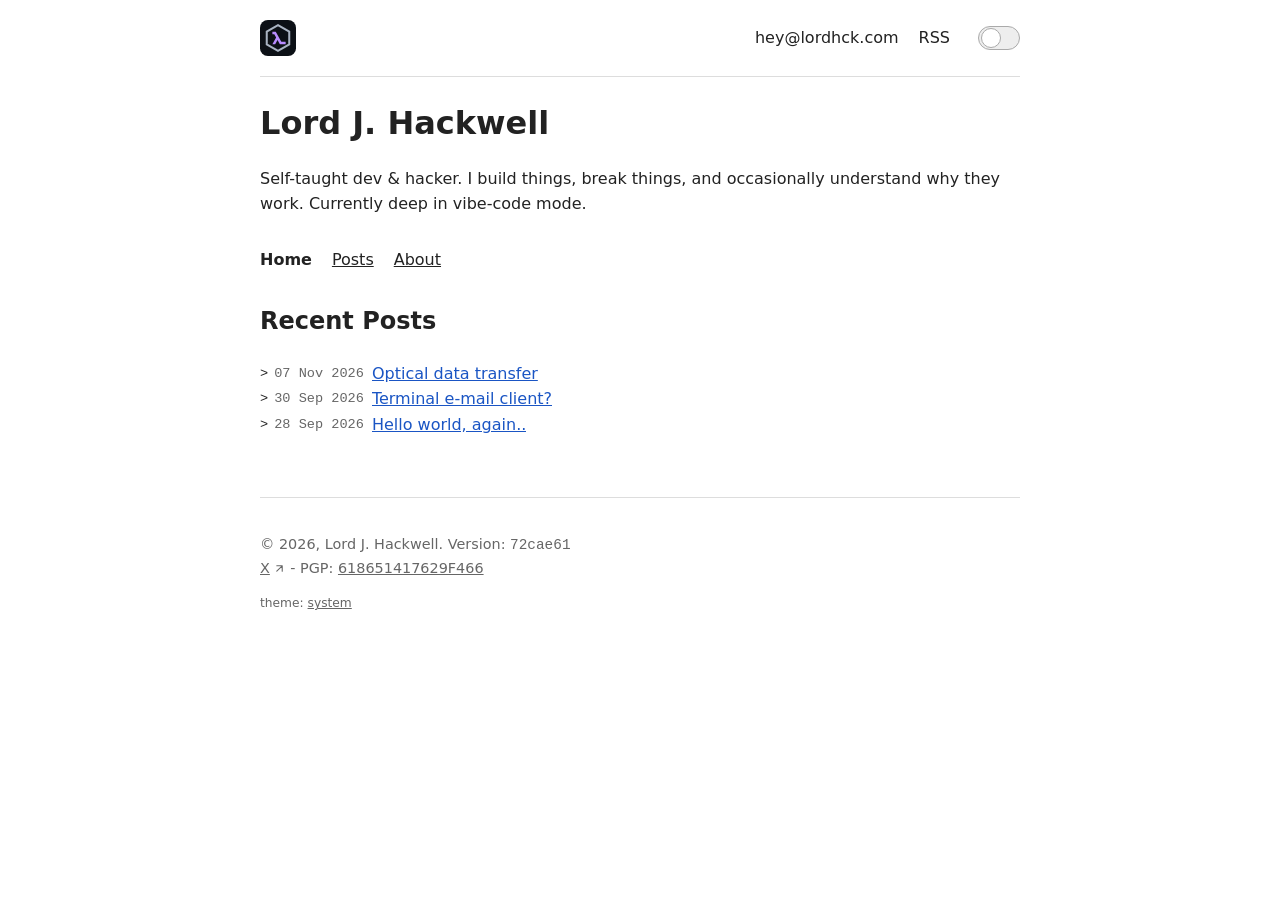
<file: index.html>
<!doctype html>
<html lang="en">
<head>
    <meta charset="utf-8">
    <meta name="viewport" content="width=device-width, initial-scale=1.0">
    <title>Lord J. Hackwell</title>
    <meta name="description" content="Self-taught dev &amp; hacker. I build things, break things, and occasionally understand why they work.">
    <link rel="canonical" href="https://lordhck.com/">
    <link rel="alternate" type="application/rss+xml" title="Lord J. Hackwell" href="/feed.xml">

    <meta property="og:site_name" content="Lord J. Hackwell">
    <meta property="og:type" content="website">
    <meta property="og:title" content="Lord J. Hackwell">
    <meta property="og:description" content="Self-taught dev &amp; hacker. I build things, break things, and occasionally understand why they work.">
    <meta property="og:url" content="https://lordhck.com/">
    <meta property="og:image" content="https://lordhck.com/static/imgs/social-share.webp">
    <meta name="twitter:card" content="summary_large_image">

    <script type="application/ld+json">
    {
      "@context": "https://schema.org",
      "@type": "WebSite",
      "@id": "https://lordhck.com/#website",
      "name": "Lord J. Hackwell",
      "url": "https://lordhck.com/",
      "description": "Self-taught dev & hacker. I build things, break things, and occasionally understand why they work.",
      "inLanguage": "en",
      "author": {
        "@type": "Person",
        "name": "Lord J. Hackwell",
        "url": "https://lordhck.com/"
      }
    }
    </script>

    <script>
        // Set theme before paint to avoid a flash
        (function () {
            var theme;
            try { theme = localStorage.getItem("theme"); } catch (e) {}
            var dark = theme === "dark" ||
                (theme !== "light" && matchMedia("(prefers-color-scheme: dark)").matches);
            document.documentElement.classList.toggle("dark", dark);
        })();
    </script>
    <link rel="icon" href="/static/favicon.svg" type="image/svg+xml">
    <link rel="apple-touch-icon" href="/static/icons/apple-touch-icon.png">
    <link rel="manifest" href="/manifest.webmanifest">
    <meta name="theme-color" content="#ffffff">
    <meta name="apple-mobile-web-app-title" content="lordhck">
    <link rel="stylesheet" href="/static/style.css">
</head>
<body>
    <header id="top">
        <a href="/" class="logo" aria-label="Home">
            <svg width="36" height="36" viewBox="0 0 32 32" aria-hidden="true">
                <rect width="32" height="32" rx="7" fill="#0c1016"/>
                <path d="M16 4.5 26 10.25v11.5L16 27.5 6 21.75v-11.5z" fill="none" stroke="#a9b3c2" stroke-width="1.8"/>
                <path d="M11 10.4h3l4.95 9h3.85v2.2h-5.14l-2.08-3.78-2.08 3.78H11l3.33-6.06-1.62-2.94H11z" fill="#b98cff"/>
            </svg>
        </a>

        <div class="links">
            <a href="mailto:hey@lordhck.com">hey@lordhck.com</a>
            <a href="/feed.xml">RSS</a>

            <label class="toggle">
                <input type="checkbox" id="dark-mode" aria-label="Dark mode">
                <span class="slider"></span>
            </label>
        </div>
    </header>

    <div>
        <h1>Lord J. Hackwell</h1>
        <p>
            Self-taught dev &amp; hacker. I build things, break things, and
            occasionally understand why they work. Currently deep in vibe-code mode.
        </p>
    </div>


    <nav>
        <ul>
            <li><strong>Home</strong></li>
            <li><a href="/posts/">Posts</a></li>
            <li><a href="/about/">About</a></li>
        </ul>
    </nav>


    <main>
        <h2>Recent Posts</h2>

        <ul class="post-list">
            <li>
                <time class="date" datetime="2026-11-07T21:59:01+02:00">07 Nov 2026</time>
                <a class="post-link" href="/post/optical-transfer.html">
                    Optical data transfer
                </a>
            </li>
            <li>
                <time class="date" datetime="2026-09-30T03:44:10+02:00">30 Sep 2026</time>
                <a class="post-link" href="/post/terminal-email.html">
                    Terminal e-mail client?
                </a>
            </li>
            <li>
                <time class="date" datetime="2026-09-28T01:10:22+02:00">28 Sep 2026</time>
                <a class="post-link" href="/post/hello-world.html">
                    Hello world, again..
                </a>
            </li>
        </ul>

    </main>

    <footer>
        <p>
            &copy; 2026, Lord J. Hackwell. Version:
            <span id="version">72cae61</span><br>
            <a href="https://x.com/lordhck">X</a> - PGP: <a href="/f/pgp.asc" title="20F6 B4B9 12B8 3689 2699 34A9 6186 5141 7629 F466">618651417629F466</a>
        </p>
        <p class="theme-switch">
            <button type="button" id="theme-cycle" title="Switch theme">theme: <span class="theme-value">system</span></button>
        </p>
    </footer>

    <script src="/static/app.js"></script>
    <script src="/static/code.js"></script>
</body>
</html>
</file>
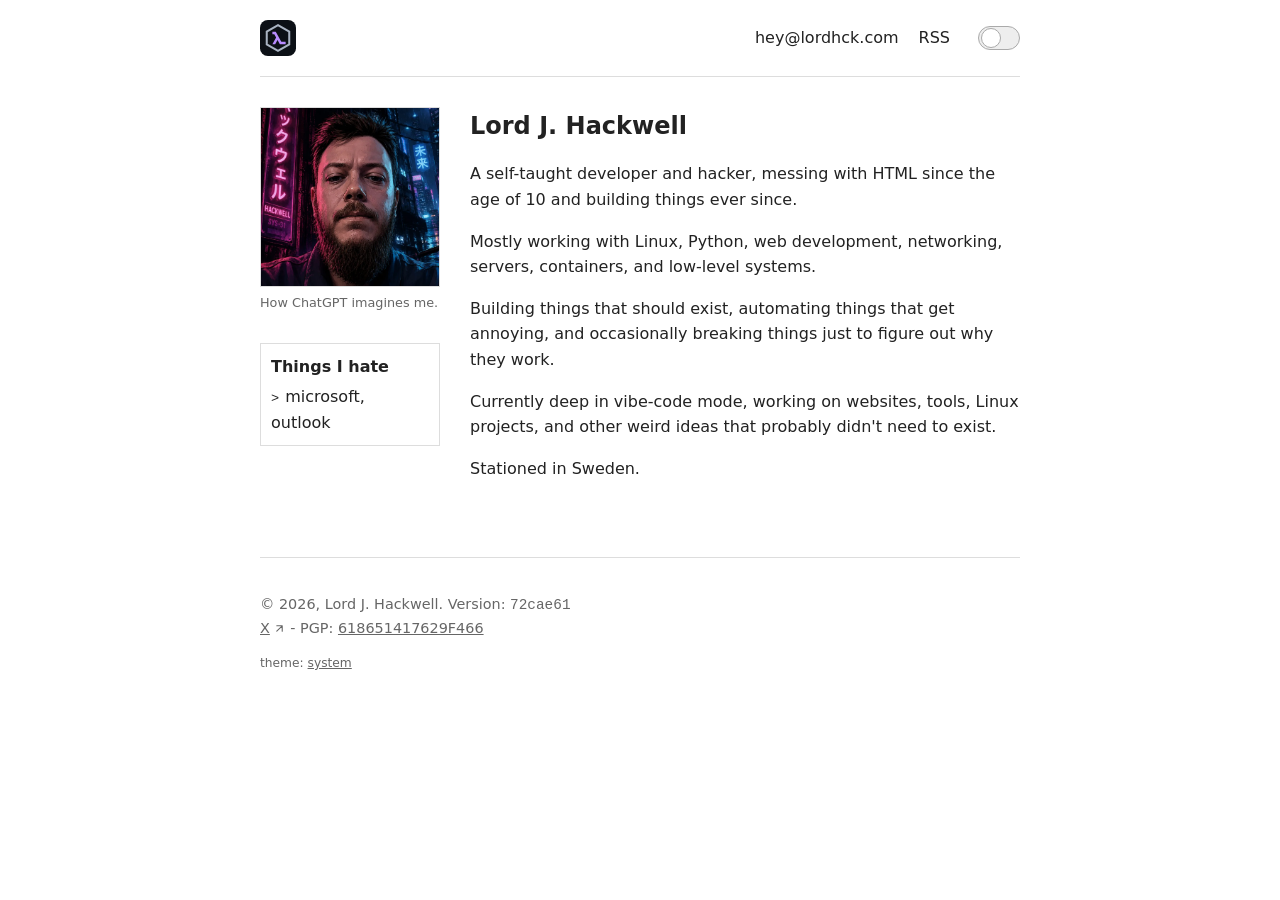
<file: about/index.html>
<!doctype html>
<html lang="en">
<head>
    <meta charset="utf-8">
    <meta name="viewport" content="width=device-width, initial-scale=1.0">
    <title>About · Lord J. Hackwell</title>
    <meta name="description" content="About Lord J. Hackwell: self-taught dev &amp; hacker.">
    <link rel="canonical" href="https://lordhck.com/about/">
    <link rel="alternate" type="application/rss+xml" title="Lord J. Hackwell" href="/feed.xml">

    <meta property="og:site_name" content="Lord J. Hackwell">
    <meta property="og:type" content="website">
    <meta property="og:title" content="About">
    <meta property="og:description" content="About Lord J. Hackwell: self-taught dev &amp; hacker.">
    <meta property="og:url" content="https://lordhck.com/about/">
    <meta property="og:image" content="https://lordhck.com/static/imgs/me-openai.webp">
    <meta name="twitter:card" content="summary_large_image">

    <script type="application/ld+json">
    {
      "@context": "https://schema.org",
      "@type": "WebPage",
      "name": "About",
      "url": "https://lordhck.com/about/",
      "description": "About Lord J. Hackwell: self-taught dev & hacker.",
      "inLanguage": "en",
      "isPartOf": {
        "@id": "https://lordhck.com/#website"
      }
    }
    </script>

    <script>
        // Set theme before paint to avoid a flash
        (function () {
            var theme;
            try { theme = localStorage.getItem("theme"); } catch (e) {}
            var dark = theme === "dark" ||
                (theme !== "light" && matchMedia("(prefers-color-scheme: dark)").matches);
            document.documentElement.classList.toggle("dark", dark);
        })();
    </script>
    <link rel="icon" href="/static/favicon.svg" type="image/svg+xml">
    <link rel="apple-touch-icon" href="/static/icons/apple-touch-icon.png">
    <link rel="manifest" href="/manifest.webmanifest">
    <meta name="theme-color" content="#ffffff">
    <meta name="apple-mobile-web-app-title" content="lordhck">
    <link rel="stylesheet" href="/static/style.css">
</head>
<body>
    <header id="top">
        <a href="/" class="logo" aria-label="Home">
            <svg width="36" height="36" viewBox="0 0 32 32" aria-hidden="true">
                <rect width="32" height="32" rx="7" fill="#0c1016"/>
                <path d="M16 4.5 26 10.25v11.5L16 27.5 6 21.75v-11.5z" fill="none" stroke="#a9b3c2" stroke-width="1.8"/>
                <path d="M11 10.4h3l4.95 9h3.85v2.2h-5.14l-2.08-3.78-2.08 3.78H11l3.33-6.06-1.62-2.94H11z" fill="#b98cff"/>
            </svg>
        </a>

        <div class="links">
            <a href="mailto:hey@lordhck.com">hey@lordhck.com</a>
            <a href="/feed.xml">RSS</a>

            <label class="toggle">
                <input type="checkbox" id="dark-mode" aria-label="Dark mode">
                <span class="slider"></span>
            </label>
        </div>
    </header>

    <section class="about">
        <figure class="about-figure">
            <img class="about-photo" src="/static/imgs/me-openai.webp"
                 alt="Portrait of Lord J. Hackwell" width="180" height="180">
            <figcaption>How ChatGPT imagines me.</figcaption>
        </figure>

        <div class="about-text">
            <h1>Lord J. Hackwell</h1>
            <p>
                A self-taught developer and hacker, messing with HTML since the age of 10
                and building things ever since.
            </p>
            <p>
                Mostly working with Linux, Python, web development, networking, servers, 
                containers, and low-level systems.
            </p>
            <p>
                Building things that should exist, automating things that get annoying, 
                and occasionally breaking things just to figure out why they work.
            </p>
            <p>
                Currently deep in vibe-code mode, working on websites, tools, Linux projects, 
                and other weird ideas that probably didn't need to exist.
            </p>
            <p>Stationed in Sweden.</p>
        </div>

        <aside class="hate-list">
            <strong>Things I hate</strong>
            <ul>
                <li>microsoft, outlook</li>
            </ul>
        </aside>
    </section>


    <footer>
        <p>
            &copy; 2026, Lord J. Hackwell. Version:
            <span id="version">72cae61</span><br>
            <a href="https://x.com/lordhck">X</a> - PGP: <a href="/f/pgp.asc" title="20F6 B4B9 12B8 3689 2699 34A9 6186 5141 7629 F466">618651417629F466</a>
        </p>
        <p class="theme-switch">
            <button type="button" id="theme-cycle" title="Switch theme">theme: <span class="theme-value">system</span></button>
        </p>
    </footer>

    <script src="/static/app.js"></script>
    <script src="/static/code.js"></script>
</body>
</html>
</file>
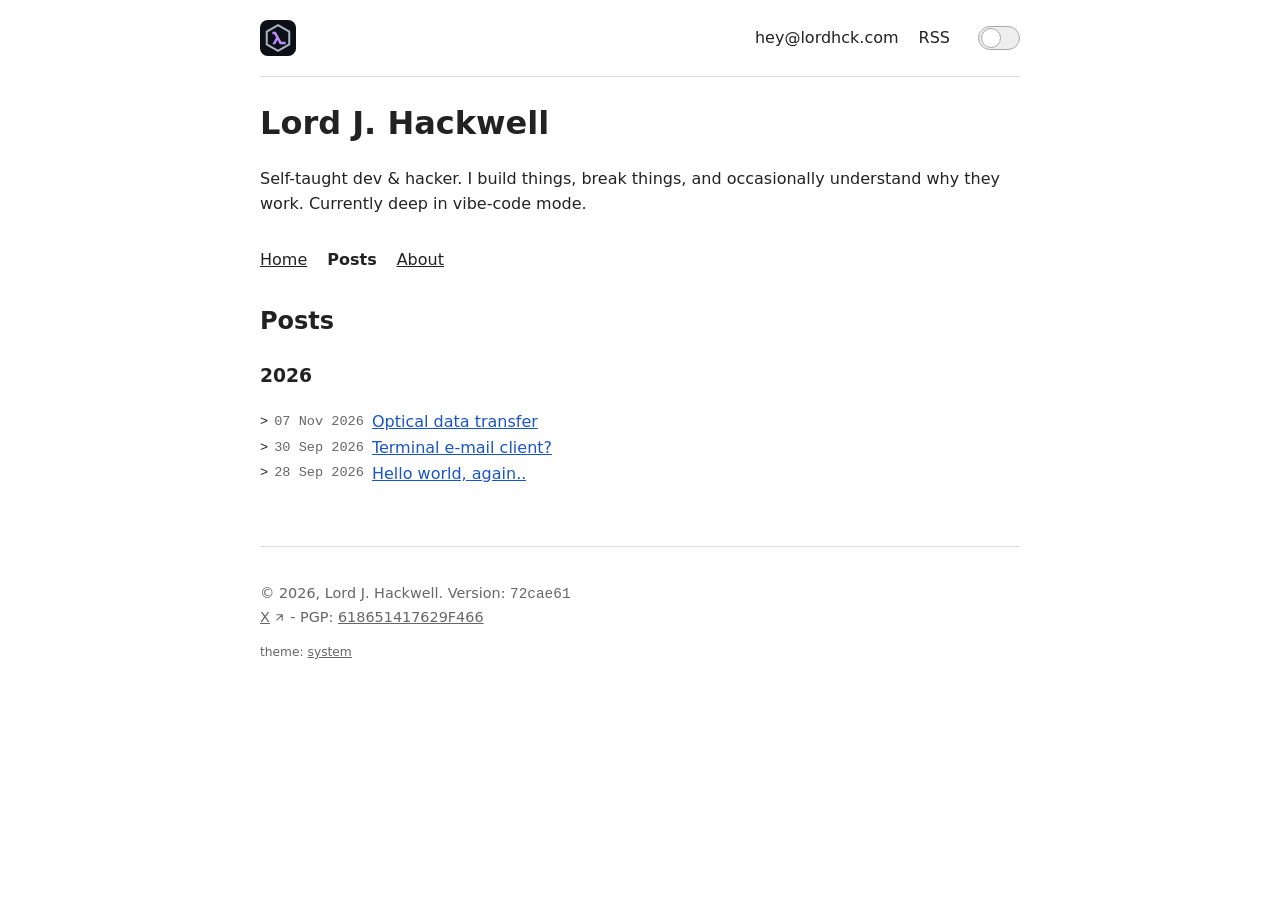
<file: posts/index.html>
<!doctype html>
<html lang="en">
<head>
    <meta charset="utf-8">
    <meta name="viewport" content="width=device-width, initial-scale=1.0">
    <title>Posts · Lord J. Hackwell</title>
    <meta name="description" content="Every blog post, newest first.">
    <link rel="canonical" href="https://lordhck.com/posts/">
    <link rel="alternate" type="application/rss+xml" title="Lord J. Hackwell" href="/feed.xml">

    <meta property="og:site_name" content="Lord J. Hackwell">
    <meta property="og:type" content="website">
    <meta property="og:title" content="Posts">
    <meta property="og:description" content="Every blog post, newest first.">
    <meta property="og:url" content="https://lordhck.com/posts/">
    <meta property="og:image" content="https://lordhck.com/static/imgs/social-share.webp">
    <meta name="twitter:card" content="summary_large_image">

    <script type="application/ld+json">
    {
      "@context": "https://schema.org",
      "@type": "WebPage",
      "name": "Posts",
      "url": "https://lordhck.com/posts/",
      "description": "Every blog post, newest first.",
      "inLanguage": "en",
      "isPartOf": {
        "@id": "https://lordhck.com/#website"
      }
    }
    </script>

    <script>
        // Set theme before paint to avoid a flash
        (function () {
            var theme;
            try { theme = localStorage.getItem("theme"); } catch (e) {}
            var dark = theme === "dark" ||
                (theme !== "light" && matchMedia("(prefers-color-scheme: dark)").matches);
            document.documentElement.classList.toggle("dark", dark);
        })();
    </script>
    <link rel="icon" href="/static/favicon.svg" type="image/svg+xml">
    <link rel="apple-touch-icon" href="/static/icons/apple-touch-icon.png">
    <link rel="manifest" href="/manifest.webmanifest">
    <meta name="theme-color" content="#ffffff">
    <meta name="apple-mobile-web-app-title" content="lordhck">
    <link rel="stylesheet" href="/static/style.css">
</head>
<body>
    <header id="top">
        <a href="/" class="logo" aria-label="Home">
            <svg width="36" height="36" viewBox="0 0 32 32" aria-hidden="true">
                <rect width="32" height="32" rx="7" fill="#0c1016"/>
                <path d="M16 4.5 26 10.25v11.5L16 27.5 6 21.75v-11.5z" fill="none" stroke="#a9b3c2" stroke-width="1.8"/>
                <path d="M11 10.4h3l4.95 9h3.85v2.2h-5.14l-2.08-3.78-2.08 3.78H11l3.33-6.06-1.62-2.94H11z" fill="#b98cff"/>
            </svg>
        </a>

        <div class="links">
            <a href="mailto:hey@lordhck.com">hey@lordhck.com</a>
            <a href="/feed.xml">RSS</a>

            <label class="toggle">
                <input type="checkbox" id="dark-mode" aria-label="Dark mode">
                <span class="slider"></span>
            </label>
        </div>
    </header>

    <div>
        <h1>Lord J. Hackwell</h1>
        <p>
            Self-taught dev &amp; hacker. I build things, break things, and
            occasionally understand why they work. Currently deep in vibe-code mode.
        </p>
    </div>


    <nav>
        <ul>
            <li><a href="/">Home</a></li>
            <li><strong>Posts</strong></li>
            <li><a href="/about/">About</a></li>
        </ul>
    </nav>

    <main>
        <h2>Posts</h2>

        <h3>2026</h3>

        <ul class="post-list">
            <li>
                <time class="date" datetime="2026-11-07T21:59:01+02:00">07 Nov 2026</time>
                <a class="post-link" href="/post/optical-transfer.html">
                    Optical data transfer
                </a>
            </li>
            <li>
                <time class="date" datetime="2026-09-30T03:44:10+02:00">30 Sep 2026</time>
                <a class="post-link" href="/post/terminal-email.html">
                    Terminal e-mail client?
                </a>
            </li>
            <li>
                <time class="date" datetime="2026-09-28T01:10:22+02:00">28 Sep 2026</time>
                <a class="post-link" href="/post/hello-world.html">
                    Hello world, again..
                </a>
            </li>
        </ul>

    </main>

    <footer>
        <p>
            &copy; 2026, Lord J. Hackwell. Version:
            <span id="version">72cae61</span><br>
            <a href="https://x.com/lordhck">X</a> - PGP: <a href="/f/pgp.asc" title="20F6 B4B9 12B8 3689 2699 34A9 6186 5141 7629 F466">618651417629F466</a>
        </p>
        <p class="theme-switch">
            <button type="button" id="theme-cycle" title="Switch theme">theme: <span class="theme-value">system</span></button>
        </p>
    </footer>

    <script src="/static/app.js"></script>
    <script src="/static/code.js"></script>
</body>
</html>
</file>
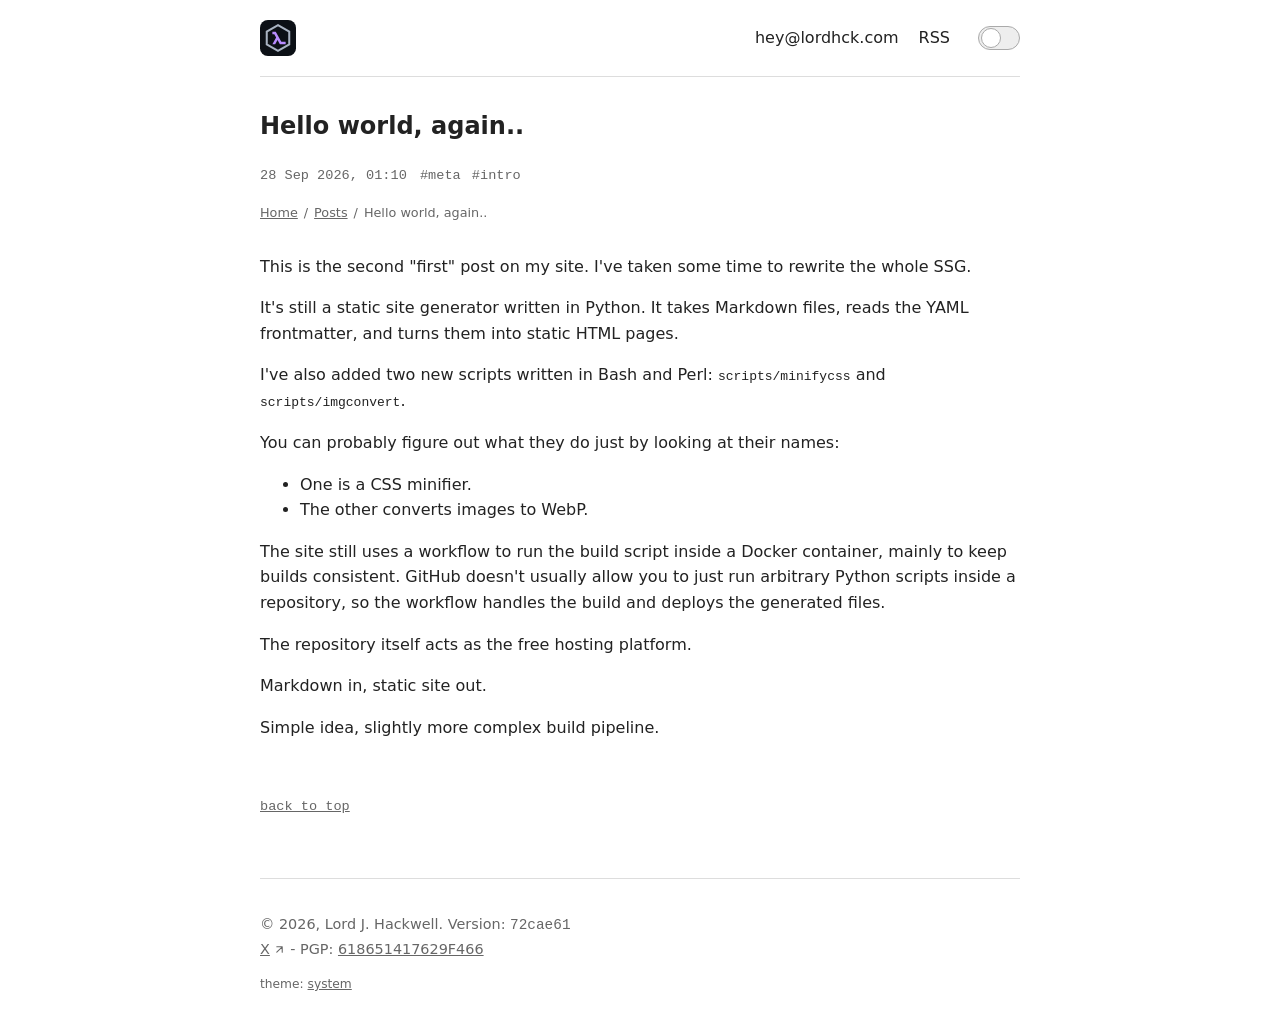
<file: post/hello-world.html>
<!doctype html>
<html lang="en">
<head>
    <meta charset="utf-8">
    <meta name="viewport" content="width=device-width, initial-scale=1.0">
    <title>Hello world, again.. · Lord J. Hackwell</title>
    <meta name="description" content="The second, first post on my website.">
    <link rel="canonical" href="https://lordhck.com/post/hello-world.html">
    <link rel="alternate" type="application/rss+xml" title="Lord J. Hackwell" href="/feed.xml">

    <meta property="og:site_name" content="Lord J. Hackwell">
    <meta property="og:type" content="article">
    <meta property="og:title" content="Hello world, again..">
    <meta property="og:description" content="The second, first post on my website.">
    <meta property="og:url" content="https://lordhck.com/post/hello-world.html">
    <meta property="og:image" content="https://lordhck.com/static/imgs/social-share.webp">
    <meta name="twitter:card" content="summary_large_image">
    <meta property="article:published_time" content="2026-09-28T01:10:22+02:00">
    <meta property="article:author" content="Lord J. Hackwell">
    <meta property="article:tag" content="meta">
    <meta property="article:tag" content="intro">

    <script type="application/ld+json">
    {
      "@context": "https://schema.org",
      "@graph": [
        {
          "@type": "BlogPosting",
          "headline": "Hello world, again..",
          "description": "The second, first post on my website.",
          "url": "https://lordhck.com/post/hello-world.html",
          "mainEntityOfPage": {
            "@type": "WebPage",
            "@id": "https://lordhck.com/post/hello-world.html"
          },
          "image": [
            "https://lordhck.com/static/imgs/social-share.webp"
          ],
          "datePublished": "2026-09-28T01:10:22+02:00",
          "dateModified": "2026-09-28T01:10:22+02:00",
          "author": {
            "@type": "Person",
            "name": "Lord J. Hackwell",
            "url": "https://lordhck.com/"
          },
          "publisher": {
            "@type": "Person",
            "name": "Lord J. Hackwell",
            "url": "https://lordhck.com/"
          },
          "keywords": [
            "meta",
            "intro"
          ],
          "inLanguage": "en"
        },
        {
          "@type": "BreadcrumbList",
          "itemListElement": [
            {
              "@type": "ListItem",
              "position": 1,
              "name": "Home",
              "item": "https://lordhck.com/"
            },
            {
              "@type": "ListItem",
              "position": 2,
              "name": "Posts",
              "item": "https://lordhck.com/posts/"
            },
            {
              "@type": "ListItem",
              "position": 3,
              "name": "Hello world, again..",
              "item": "https://lordhck.com/post/hello-world.html"
            }
          ]
        }
      ]
    }
    </script>

    <script>
        // Set theme before paint to avoid a flash
        (function () {
            var theme;
            try { theme = localStorage.getItem("theme"); } catch (e) {}
            var dark = theme === "dark" ||
                (theme !== "light" && matchMedia("(prefers-color-scheme: dark)").matches);
            document.documentElement.classList.toggle("dark", dark);
        })();
    </script>
    <link rel="icon" href="/static/favicon.svg" type="image/svg+xml">
    <link rel="apple-touch-icon" href="/static/icons/apple-touch-icon.png">
    <link rel="manifest" href="/manifest.webmanifest">
    <meta name="theme-color" content="#ffffff">
    <meta name="apple-mobile-web-app-title" content="lordhck">
    <link rel="stylesheet" href="/static/style.css">
</head>
<body>
    <header id="top">
        <a href="/" class="logo" aria-label="Home">
            <svg width="36" height="36" viewBox="0 0 32 32" aria-hidden="true">
                <rect width="32" height="32" rx="7" fill="#0c1016"/>
                <path d="M16 4.5 26 10.25v11.5L16 27.5 6 21.75v-11.5z" fill="none" stroke="#a9b3c2" stroke-width="1.8"/>
                <path d="M11 10.4h3l4.95 9h3.85v2.2h-5.14l-2.08-3.78-2.08 3.78H11l3.33-6.06-1.62-2.94H11z" fill="#b98cff"/>
            </svg>
        </a>

        <div class="links">
            <a href="mailto:hey@lordhck.com">hey@lordhck.com</a>
            <a href="/feed.xml">RSS</a>

            <label class="toggle">
                <input type="checkbox" id="dark-mode" aria-label="Dark mode">
                <span class="slider"></span>
            </label>
        </div>
    </header>

    <main>
        <article>
            <h1>Hello world, again..</h1>
            <p>
                <time class="date" datetime="2026-09-28T01:10:22+02:00">28 Sep 2026, 01:10</time>
                <span class="tag">#meta</span>
                <span class="tag">#intro</span>
            </p>

            <nav class="breadcrumbs" aria-label="Breadcrumb">
                <ol>
                    <li><a href="/">Home</a></li>
                    <li><a href="/posts/">Posts</a></li>
                    <li aria-current="page">Hello world, again..</li>
                </ol>
            </nav>

            <p>This is the second "first" post on my site. I've taken some time to rewrite the whole SSG.</p>
<p>It's still a static site generator written in Python. It takes Markdown files, reads the YAML frontmatter, and turns them into static HTML pages.</p>
<p>I've also added two new scripts written in Bash and Perl: <code>scripts/minifycss</code> and <code>scripts/imgconvert</code>.</p>
<p>You can probably figure out what they do just by looking at their names:</p>
<ul>
<li>One is a CSS minifier.</li>
<li>The other converts images to WebP.</li>
</ul>
<p>The site still uses a workflow to run the build script inside a Docker container, mainly to keep builds consistent. GitHub doesn't usually allow you to just run arbitrary Python scripts inside a repository, so the workflow handles the build and deploys the generated files.</p>
<p>The repository itself acts as the free hosting platform.</p>
<p>Markdown in, static site out.</p>
<p>Simple idea, slightly more complex build pipeline.</p>

            <a href="#top" class="back-to-top">back to top</a>
        </article>
    </main>

    <footer>
        <p>
            &copy; 2026, Lord J. Hackwell. Version:
            <span id="version">72cae61</span><br>
            <a href="https://x.com/lordhck">X</a> - PGP: <a href="/f/pgp.asc" title="20F6 B4B9 12B8 3689 2699 34A9 6186 5141 7629 F466">618651417629F466</a>
        </p>
        <p class="theme-switch">
            <button type="button" id="theme-cycle" title="Switch theme">theme: <span class="theme-value">system</span></button>
        </p>
    </footer>

    <script src="/static/app.js"></script>
    <script src="/static/code.js"></script>
</body>
</html>
</file>
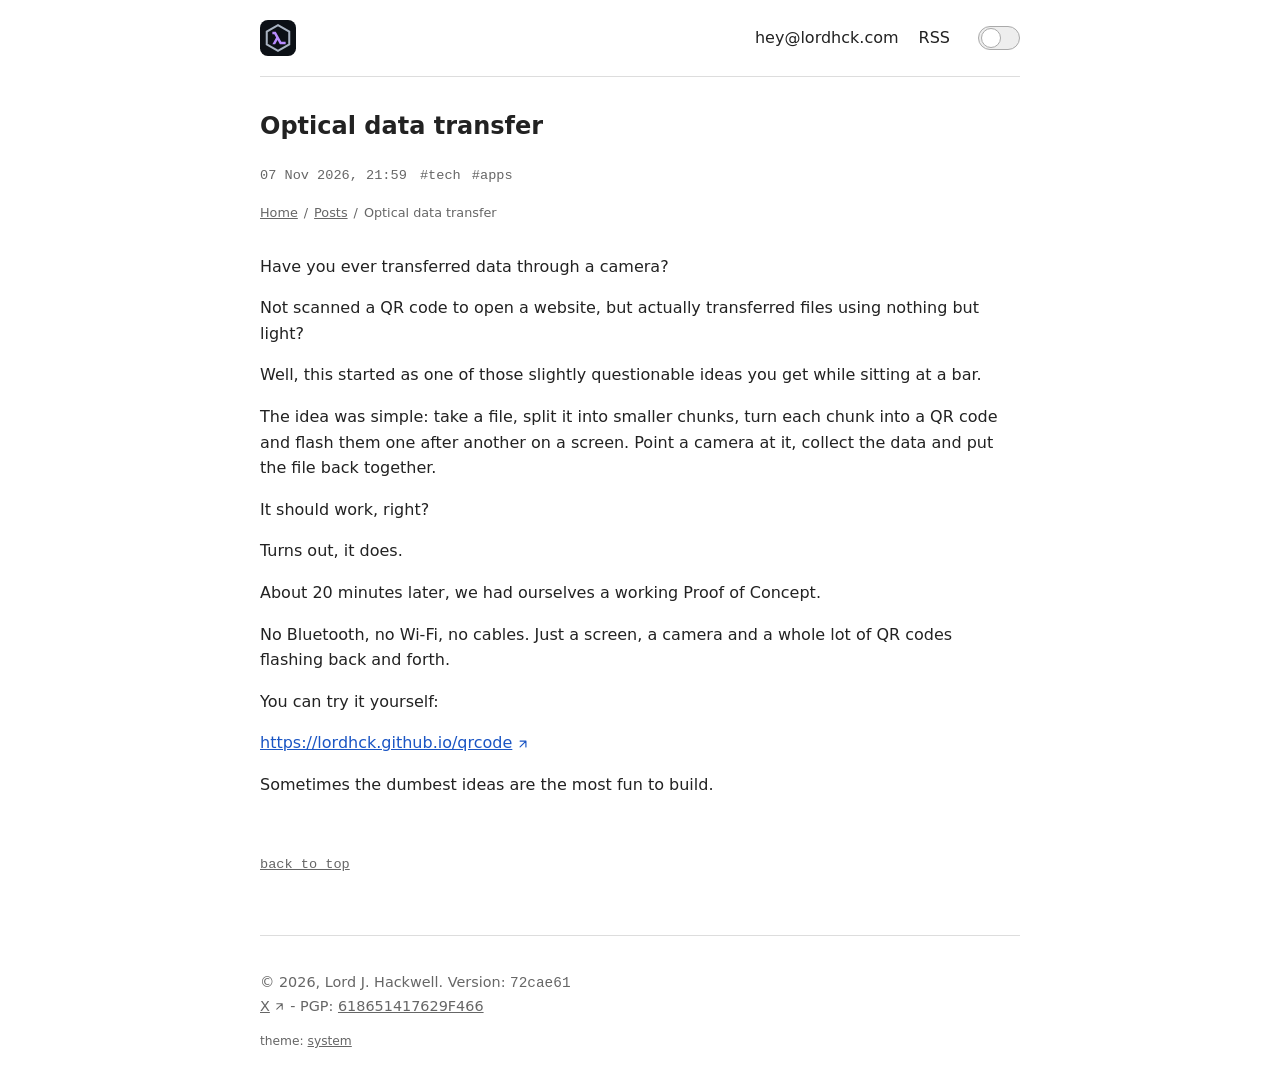
<file: post/optical-transfer.html>
<!doctype html>
<html lang="en">
<head>
    <meta charset="utf-8">
    <meta name="viewport" content="width=device-width, initial-scale=1.0">
    <title>Optical data transfer · Lord J. Hackwell</title>
    <meta name="description" content="A simple experiment in optical data transfer.">
    <link rel="canonical" href="https://lordhck.com/post/optical-transfer.html">
    <link rel="alternate" type="application/rss+xml" title="Lord J. Hackwell" href="/feed.xml">

    <meta property="og:site_name" content="Lord J. Hackwell">
    <meta property="og:type" content="article">
    <meta property="og:title" content="Optical data transfer">
    <meta property="og:description" content="A simple experiment in optical data transfer.">
    <meta property="og:url" content="https://lordhck.com/post/optical-transfer.html">
    <meta property="og:image" content="https://lordhck.com/static/imgs/social-share.webp">
    <meta name="twitter:card" content="summary_large_image">
    <meta property="article:published_time" content="2026-11-07T21:59:01+02:00">
    <meta property="article:author" content="Lord J. Hackwell">
    <meta property="article:tag" content="tech">
    <meta property="article:tag" content="apps">

    <script type="application/ld+json">
    {
      "@context": "https://schema.org",
      "@graph": [
        {
          "@type": "BlogPosting",
          "headline": "Optical data transfer",
          "description": "A simple experiment in optical data transfer.",
          "url": "https://lordhck.com/post/optical-transfer.html",
          "mainEntityOfPage": {
            "@type": "WebPage",
            "@id": "https://lordhck.com/post/optical-transfer.html"
          },
          "image": [
            "https://lordhck.com/static/imgs/social-share.webp"
          ],
          "datePublished": "2026-11-07T21:59:01+02:00",
          "dateModified": "2026-11-07T21:59:01+02:00",
          "author": {
            "@type": "Person",
            "name": "Lord J. Hackwell",
            "url": "https://lordhck.com/"
          },
          "publisher": {
            "@type": "Person",
            "name": "Lord J. Hackwell",
            "url": "https://lordhck.com/"
          },
          "keywords": [
            "tech",
            "apps"
          ],
          "inLanguage": "en"
        },
        {
          "@type": "BreadcrumbList",
          "itemListElement": [
            {
              "@type": "ListItem",
              "position": 1,
              "name": "Home",
              "item": "https://lordhck.com/"
            },
            {
              "@type": "ListItem",
              "position": 2,
              "name": "Posts",
              "item": "https://lordhck.com/posts/"
            },
            {
              "@type": "ListItem",
              "position": 3,
              "name": "Optical data transfer",
              "item": "https://lordhck.com/post/optical-transfer.html"
            }
          ]
        }
      ]
    }
    </script>

    <script>
        // Set theme before paint to avoid a flash
        (function () {
            var theme;
            try { theme = localStorage.getItem("theme"); } catch (e) {}
            var dark = theme === "dark" ||
                (theme !== "light" && matchMedia("(prefers-color-scheme: dark)").matches);
            document.documentElement.classList.toggle("dark", dark);
        })();
    </script>
    <link rel="icon" href="/static/favicon.svg" type="image/svg+xml">
    <link rel="apple-touch-icon" href="/static/icons/apple-touch-icon.png">
    <link rel="manifest" href="/manifest.webmanifest">
    <meta name="theme-color" content="#ffffff">
    <meta name="apple-mobile-web-app-title" content="lordhck">
    <link rel="stylesheet" href="/static/style.css">
</head>
<body>
    <header id="top">
        <a href="/" class="logo" aria-label="Home">
            <svg width="36" height="36" viewBox="0 0 32 32" aria-hidden="true">
                <rect width="32" height="32" rx="7" fill="#0c1016"/>
                <path d="M16 4.5 26 10.25v11.5L16 27.5 6 21.75v-11.5z" fill="none" stroke="#a9b3c2" stroke-width="1.8"/>
                <path d="M11 10.4h3l4.95 9h3.85v2.2h-5.14l-2.08-3.78-2.08 3.78H11l3.33-6.06-1.62-2.94H11z" fill="#b98cff"/>
            </svg>
        </a>

        <div class="links">
            <a href="mailto:hey@lordhck.com">hey@lordhck.com</a>
            <a href="/feed.xml">RSS</a>

            <label class="toggle">
                <input type="checkbox" id="dark-mode" aria-label="Dark mode">
                <span class="slider"></span>
            </label>
        </div>
    </header>

    <main>
        <article>
            <h1>Optical data transfer</h1>
            <p>
                <time class="date" datetime="2026-11-07T21:59:01+02:00">07 Nov 2026, 21:59</time>
                <span class="tag">#tech</span>
                <span class="tag">#apps</span>
            </p>

            <nav class="breadcrumbs" aria-label="Breadcrumb">
                <ol>
                    <li><a href="/">Home</a></li>
                    <li><a href="/posts/">Posts</a></li>
                    <li aria-current="page">Optical data transfer</li>
                </ol>
            </nav>

            <p>Have you ever transferred data through a camera?</p>
<p>Not scanned a QR code to open a website, but actually transferred files using nothing but light?</p>
<p>Well, this started as one of those slightly questionable ideas you get while sitting at a bar.</p>
<p>The idea was simple: take a file, split it into smaller chunks, turn each chunk into a QR code and flash them one after another on a screen. Point a camera at it, collect the data and put the file back together.</p>
<p>It should work, right?</p>
<p>Turns out, it does.</p>
<p>About 20 minutes later, we had ourselves a working Proof of Concept.</p>
<p>No Bluetooth, no Wi-Fi, no cables. Just a screen, a camera and a whole lot of QR codes flashing back and forth.</p>
<p>You can try it yourself:</p>
<p><a href="https://lordhck.github.io/qrcode">https://lordhck.github.io/qrcode</a></p>
<p>Sometimes the dumbest ideas are the most fun to build.</p>

            <a href="#top" class="back-to-top">back to top</a>
        </article>
    </main>

    <footer>
        <p>
            &copy; 2026, Lord J. Hackwell. Version:
            <span id="version">72cae61</span><br>
            <a href="https://x.com/lordhck">X</a> - PGP: <a href="/f/pgp.asc" title="20F6 B4B9 12B8 3689 2699 34A9 6186 5141 7629 F466">618651417629F466</a>
        </p>
        <p class="theme-switch">
            <button type="button" id="theme-cycle" title="Switch theme">theme: <span class="theme-value">system</span></button>
        </p>
    </footer>

    <script src="/static/app.js"></script>
    <script src="/static/code.js"></script>
</body>
</html>
</file>
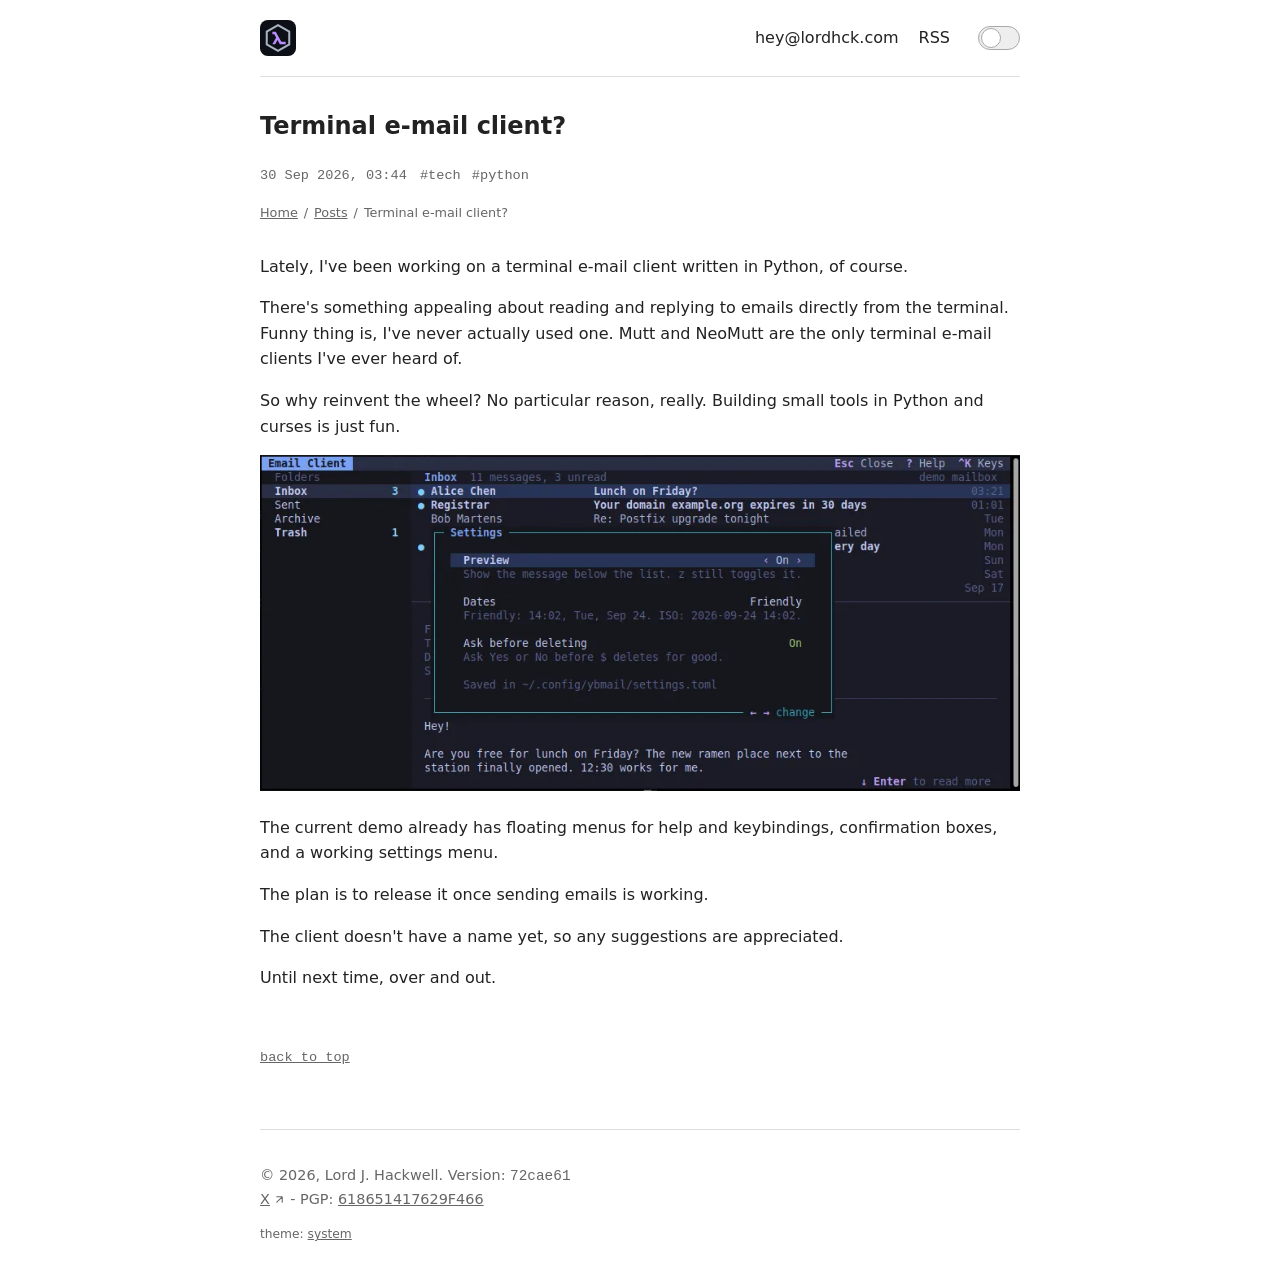
<file: post/terminal-email.html>
<!doctype html>
<html lang="en">
<head>
    <meta charset="utf-8">
    <meta name="viewport" content="width=device-width, initial-scale=1.0">
    <title>Terminal e-mail client? · Lord J. Hackwell</title>
    <meta name="description" content="I&#39;m currently working on a terminal e-mail client, written in Python, of course.">
    <link rel="canonical" href="https://lordhck.com/post/terminal-email.html">
    <link rel="alternate" type="application/rss+xml" title="Lord J. Hackwell" href="/feed.xml">

    <meta property="og:site_name" content="Lord J. Hackwell">
    <meta property="og:type" content="article">
    <meta property="og:title" content="Terminal e-mail client?">
    <meta property="og:description" content="I&#39;m currently working on a terminal e-mail client, written in Python, of course.">
    <meta property="og:url" content="https://lordhck.com/post/terminal-email.html">
    <meta property="og:image" content="https://lordhck.com/static/imgs/email-demo.webp">
    <meta name="twitter:card" content="summary_large_image">
    <meta property="article:published_time" content="2026-09-30T03:44:10+02:00">
    <meta property="article:author" content="Lord J. Hackwell">
    <meta property="article:tag" content="tech">
    <meta property="article:tag" content="python">

    <script type="application/ld+json">
    {
      "@context": "https://schema.org",
      "@graph": [
        {
          "@type": "BlogPosting",
          "headline": "Terminal e-mail client?",
          "description": "I'm currently working on a terminal e-mail client, written in Python, of course.",
          "url": "https://lordhck.com/post/terminal-email.html",
          "mainEntityOfPage": {
            "@type": "WebPage",
            "@id": "https://lordhck.com/post/terminal-email.html"
          },
          "image": [
            "https://lordhck.com/static/imgs/email-demo.webp"
          ],
          "datePublished": "2026-09-30T03:44:10+02:00",
          "dateModified": "2026-09-30T03:44:10+02:00",
          "author": {
            "@type": "Person",
            "name": "Lord J. Hackwell",
            "url": "https://lordhck.com/"
          },
          "publisher": {
            "@type": "Person",
            "name": "Lord J. Hackwell",
            "url": "https://lordhck.com/"
          },
          "keywords": [
            "tech",
            "python"
          ],
          "inLanguage": "en"
        },
        {
          "@type": "BreadcrumbList",
          "itemListElement": [
            {
              "@type": "ListItem",
              "position": 1,
              "name": "Home",
              "item": "https://lordhck.com/"
            },
            {
              "@type": "ListItem",
              "position": 2,
              "name": "Posts",
              "item": "https://lordhck.com/posts/"
            },
            {
              "@type": "ListItem",
              "position": 3,
              "name": "Terminal e-mail client?",
              "item": "https://lordhck.com/post/terminal-email.html"
            }
          ]
        }
      ]
    }
    </script>

    <script>
        // Set theme before paint to avoid a flash
        (function () {
            var theme;
            try { theme = localStorage.getItem("theme"); } catch (e) {}
            var dark = theme === "dark" ||
                (theme !== "light" && matchMedia("(prefers-color-scheme: dark)").matches);
            document.documentElement.classList.toggle("dark", dark);
        })();
    </script>
    <link rel="icon" href="/static/favicon.svg" type="image/svg+xml">
    <link rel="apple-touch-icon" href="/static/icons/apple-touch-icon.png">
    <link rel="manifest" href="/manifest.webmanifest">
    <meta name="theme-color" content="#ffffff">
    <meta name="apple-mobile-web-app-title" content="lordhck">
    <link rel="stylesheet" href="/static/style.css">
</head>
<body>
    <header id="top">
        <a href="/" class="logo" aria-label="Home">
            <svg width="36" height="36" viewBox="0 0 32 32" aria-hidden="true">
                <rect width="32" height="32" rx="7" fill="#0c1016"/>
                <path d="M16 4.5 26 10.25v11.5L16 27.5 6 21.75v-11.5z" fill="none" stroke="#a9b3c2" stroke-width="1.8"/>
                <path d="M11 10.4h3l4.95 9h3.85v2.2h-5.14l-2.08-3.78-2.08 3.78H11l3.33-6.06-1.62-2.94H11z" fill="#b98cff"/>
            </svg>
        </a>

        <div class="links">
            <a href="mailto:hey@lordhck.com">hey@lordhck.com</a>
            <a href="/feed.xml">RSS</a>

            <label class="toggle">
                <input type="checkbox" id="dark-mode" aria-label="Dark mode">
                <span class="slider"></span>
            </label>
        </div>
    </header>

    <main>
        <article>
            <h1>Terminal e-mail client?</h1>
            <p>
                <time class="date" datetime="2026-09-30T03:44:10+02:00">30 Sep 2026, 03:44</time>
                <span class="tag">#tech</span>
                <span class="tag">#python</span>
            </p>

            <nav class="breadcrumbs" aria-label="Breadcrumb">
                <ol>
                    <li><a href="/">Home</a></li>
                    <li><a href="/posts/">Posts</a></li>
                    <li aria-current="page">Terminal e-mail client?</li>
                </ol>
            </nav>

            <p>Lately, I've been working on a terminal e-mail client written in Python, of course.</p>
<p>There's something appealing about reading and replying to emails directly from the terminal. Funny thing is, I've never actually used one. Mutt and NeoMutt are the only terminal e-mail clients I've ever heard of.</p>
<p>So why reinvent the wheel? No particular reason, really. Building small tools in Python and curses is just fun.</p>
<p><img alt="Email Client with Settings menu open" src="/static/imgs/email-demo.webp" /></p>
<p>The current demo already has floating menus for help and keybindings, confirmation boxes, and a working settings menu.</p>
<p>The plan is to release it once sending emails is working.</p>
<p>The client doesn't have a name yet, so any suggestions are appreciated.</p>
<p>Until next time, over and out.</p>

            <a href="#top" class="back-to-top">back to top</a>
        </article>
    </main>

    <footer>
        <p>
            &copy; 2026, Lord J. Hackwell. Version:
            <span id="version">72cae61</span><br>
            <a href="https://x.com/lordhck">X</a> - PGP: <a href="/f/pgp.asc" title="20F6 B4B9 12B8 3689 2699 34A9 6186 5141 7629 F466">618651417629F466</a>
        </p>
        <p class="theme-switch">
            <button type="button" id="theme-cycle" title="Switch theme">theme: <span class="theme-value">system</span></button>
        </p>
    </footer>

    <script src="/static/app.js"></script>
    <script src="/static/code.js"></script>
</body>
</html>
</file>
<file: static/style.css>
*{box-sizing:border-box}:root{color-scheme:light}:root.dark{color-scheme:dark}body{max-width:800px;margin:0 auto;padding:0 20px;font-family:system-ui,sans-serif;line-height:1.6;color:#222;background:#fff;transition:background 0.2s,color 0.2s}.dark body{color:#ddd;background:#111}a{color:#1a55c4}:where(.dark) a{color:#8ab4f8}header{display:flex;align-items:center;justify-content:space-between;padding:20px 0;border-bottom:1px solid #ddd}.dark header{border-color:#333}header a{color:inherit;text-decoration:none}header a:hover{text-decoration:underline}.logo{display:flex;transition:opacity 0.2s}.logo:hover{opacity:0.7}header .links{display:flex;align-items:center;gap:20px;line-height:1}h1{margin-bottom:0.25rem}nav{margin:30px 0}nav ul,.post-list{padding:0;list-style:none}nav ul{display:flex;gap:20px}nav a{color:inherit}.release{margin:30px 0;padding:16px 20px;border:1px solid #2f9e44;background:rgba(47,158,68,0.08)}.release h2{margin:0 0 4px}.release p{margin:0}.release a{color:inherit;margin-left:6px}main{margin-top:30px}.post-list li{display:flex;align-items:center;min-width:0}.post-list li::before,.hate-list li::before{content:">";margin-right:6px;font-family:Courier,monospace;font-size:0.85em}.date{flex-shrink:0;margin-right:8px;font-family:Courier,monospace;font-size:0.85em;color:#666}.dark .date{color:#999}.post-link{min-width:0;overflow:hidden;text-overflow:ellipsis;white-space:nowrap}.toggle{position:relative;display:inline-block;width:42px;height:24px;margin-left:8px;vertical-align:middle;cursor:pointer}.toggle input{opacity:0;width:0;height:0}.slider{position:absolute;inset:0;border:1px solid #aaa;border-radius:999px;background:#eee;transition:0.2s}.slider::before{content:"";position:absolute;width:18px;height:18px;left:2px;top:50%;border-radius:50%;background:#fff;border:1px solid #aaa;transform:translateY(-50%);transition:0.2s}.toggle input:checked + .slider{background:#333;border-color:#555}.toggle input:checked + .slider::before{transform:translate(18px,-50%);background:#111;border-color:#777}footer{margin-top:60px;padding:20px 0;border-top:1px solid #ddd;font-size:0.9em;color:#666}.dark footer{border-color:#333;color:#999}footer a{color:inherit}#version{font-family:Courier,monospace}.tag{margin-right:6px;font-family:Courier,monospace;font-size:0.85em;color:#666}.dark .tag{color:#999}.not-found h1{font-family:Courier,monospace;font-size:4em}.breadcrumbs{margin:0 0 30px;font-size:0.8em;color:#666}.dark .breadcrumbs{color:#999}.breadcrumbs ol{display:flex;flex-wrap:wrap;margin:0;padding:0;list-style:none}.breadcrumbs li + li::before{content:"/";margin:0 6px}.breadcrumbs a{color:inherit}.theme-switch{font-size:0.85em}.theme-switch button{padding:0;border:0;background:none;font:inherit;color:inherit;cursor:pointer}.theme-value{text-decoration:underline}.about{display:grid;grid-template-columns:180px 1fr;grid-template-rows:auto 1fr;grid-template-areas:"photo text" "hate text";align-items:start;gap:30px;margin-top:30px}.about-figure{grid-area:photo;width:180px;margin:0}.about-text{grid-area:text}.about-photo{display:block;width:180px;height:180px;border:1px solid #ddd}.about-figure figcaption{margin-top:6px;font-size:0.8em;color:#666}.dark .about-figure figcaption{color:#999}.dark .about-photo{border-color:#333}.about h1{margin-top:0}.hate-list{grid-area:hate;padding:10px 10px;border:1px solid #ddd}.dark .hate-list{border-color:#333}.hate-list strong{display:block;margin:0 0 4px}.hate-list ul{margin:0;padding:0;list-style:none}@media (max-width:560px){.about{grid-template-columns:1fr;grid-template-rows:none;grid-template-areas:"photo" "text" "hate"}}article img{max-width:100%;height:auto}.footnote-ref{font-family:Courier,monospace;font-size:0.85em;text-decoration:none}.footnote{margin-top:40px;padding-top:10px;border-top:1px solid #ddd;font-size:0.85em;color:#666}.dark .footnote{border-color:#333;color:#999}.footnote hr{display:none}.footnote ol{margin:0}.footnote p{margin:0.25em 0}.footnote-backref{margin-left:4px;text-decoration:none}a[href^="http"]:not([href*="lordhck.com"])::after{--arrow:url("data:image/svg+xml,%3Csvg xmlns='http://www.w3.org/2000/svg' viewBox='0 0 24 24' fill='none' stroke='black' stroke-width='2' stroke-linecap='round' stroke-linejoin='round'%3E%3Cpath d='M7 17 17 7M7 7h10v10'/%3E%3C/svg%3E");content:"";display:inline-block;width:0.9em;height:0.9em;margin-left:0.2em;vertical-align:middle;background-color:currentColor;-webkit-mask:var(--arrow) no-repeat center / contain;mask:var(--arrow) no-repeat center / contain}.footnote-ref::after,.footnote a::after{content:none !important}.back-to-top{display:inline-block;margin-top:40px;font-family:Courier,monospace;font-size:0.85em;color:#666}.dark .back-to-top{color:#999}:root{--code-bg:#f4f4f4;--code-fg:#222;--code-border:#ddd;--code-muted:#666;--tk-k:#7a3e9d;--tk-s:#3b7a3b;--tk-c:#8a8a8a;--tk-n:#b35c00;--tk-f:#2a5db0;--tk-v:#a33a3a}:root.dark{--code-bg:#1e1e1e;--code-fg:#ddd;--code-border:#333;--code-muted:#999;--tk-k:#c5a3e0;--tk-s:#a3c99a;--tk-c:#6f6f6f;--tk-n:#e0a96d;--tk-f:#8fb3e8;--tk-v:#e09090}.code,.term{position:relative;margin:1.5rem 0;border-radius:6px;overflow:hidden;font:14px/1.5 ui-monospace,"SF Mono",Menlo,Consolas,monospace}.code{color:var(--code-fg);background:var(--code-bg);border:1px solid var(--code-border)}.code pre,.term pre{margin:0;padding:0.9rem 1rem;overflow-x:auto;font:inherit}.code code,.term code{font:inherit}.code-bar,.term-bar{display:flex;align-items:center;gap:0.5rem;padding:0.35rem 0.6rem 0.35rem 1rem;font-size:12px}.code-bar{color:var(--code-muted);border-bottom:1px solid var(--code-border)}.copy{margin-left:auto;padding:0.15rem 0.4rem;border:0;border-radius:4px;background:none;font:inherit;color:inherit;cursor:pointer;opacity:0.6}.copy:hover,.copy:focus-visible{opacity:1}.copy:focus-visible{outline:1px solid currentColor}.copy.ok{color:#28c840;opacity:1}.copy svg{display:block;width:14px;height:14px;margin:0 auto}.k{color:var(--tk-k)}.s{color:var(--tk-s)}.c{color:var(--tk-c);font-style:italic}.n{color:var(--tk-n)}.f{color:var(--tk-f)}.v{color:var(--tk-v)}.term{color:#e6e6e6;background:#1c1c1e}.term-bar{color:#8e8e93;background:#2a2a2c}.dot{width:12px;height:12px;border-radius:50%}.dot:nth-child(1){background:#ff5f57}.dot:nth-child(2){background:#febc2e}.dot:nth-child(3){margin-right:0.5rem;background:#28c840}.term .cmd::before{content:"$ ";color:#28c840;user-select:none}.term .out{color:#8e8e93}@media (prefers-reduced-motion:no-preference){html{scroll-behavior:smooth}}
</file>
